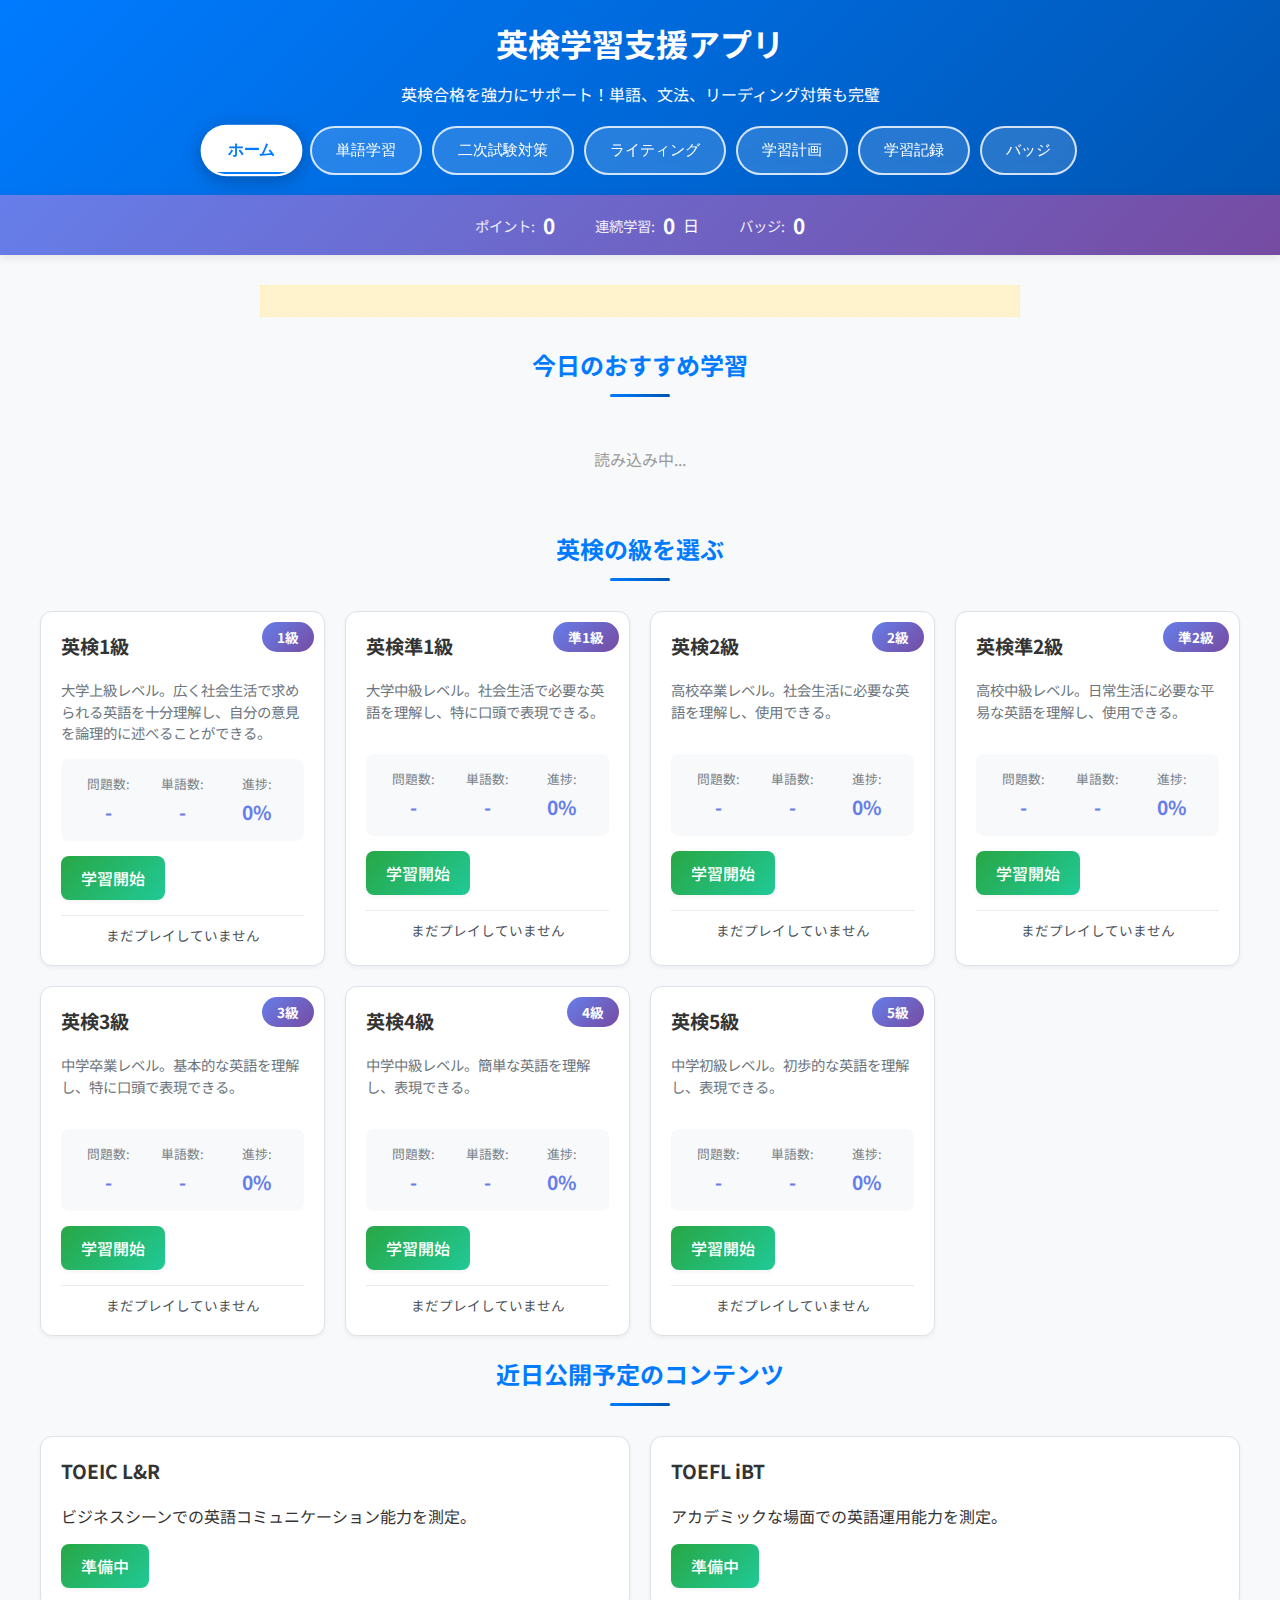
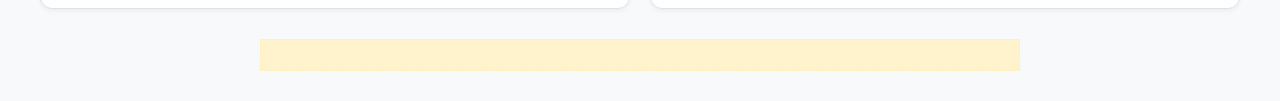
<file: index.html>
<!DOCTYPE html>
<html lang="ja">
<head>
    <meta charset="UTF-8">
    <meta name="viewport" content="width=device-width, initial-scale=1.0">
    <title>【完全無料】英検学習アプリ｜5級〜1級対応｜面接・ライティング・710問以上</title>

    <!-- SEO Meta Tags -->
    <meta name="description" content="完全無料の英検学習アプリ。710問以上の過去問、639語の単語帳、面接練習（音声録音）、ライティング対策、学習計画機能を搭載。英検5級〜1級まで全級対応。会員登録不要で今すぐ始められます。">
    <meta name="keywords" content="英検,英検対策,英語学習,単語学習,過去問,無料,eiken,英検アプリ,英語資格,STEP,英検5級,英検4級,英検3級,英検準2級,英検2級,英検準1級,英検1級,二次試験,面接対策,ライティング,英作文,学習計画">
    <meta name="author" content="英検学習支援アプリ">
    <meta name="robots" content="index, follow">
    <meta name="google-site-verification" content="PklsoUYM3TKjsWje_MSPvcVi9N9Ahb-kXGBS2MPUI64" />
    <link rel="canonical" href="https://eiken-app.netlify.app/">

    <!-- Open Graph / Facebook -->
    <meta property="og:type" content="website">
    <meta property="og:url" content="https://eiken-app.netlify.app/">
    <meta property="og:title" content="【完全無料】英検学習アプリ｜5級〜1級対応｜面接・ライティング・710問以上">
    <meta property="og:description" content="710問以上の過去問、面接練習（音声録音）、ライティング対策、学習計画機能を搭載。英検5級〜1級まで全級対応。">
    <meta property="og:image" content="https://eiken-app.netlify.app/og-image.jpg">
    <meta property="og:site_name" content="英検学習支援アプリ">
    <meta property="og:locale" content="ja_JP">

    <!-- Twitter -->
    <meta property="twitter:card" content="summary_large_image">
    <meta property="twitter:url" content="https://eiken-app.netlify.app/">
    <meta property="twitter:title" content="【完全無料】英検学習アプリ｜5級〜1級対応">
    <meta property="twitter:description" content="710問以上の過去問、面接練習（音声録音）、ライティング対策、学習計画機能を搭載。">
    <meta property="twitter:image" content="https://eiken-app.netlify.app/twitter-image.jpg">

    <!-- Favicon -->
    <link rel="icon" type="image/png" href="favicon.png">
    <link rel="apple-touch-icon" href="/icon-192.svg">
    <link rel="apple-touch-icon" sizes="192x192" href="/icon-192.svg">
    <link rel="apple-touch-icon" sizes="512x512" href="/icon-512.svg">

    <!-- PWA Manifest -->
    <link rel="manifest" href="/manifest.json">
    <meta name="theme-color" content="#007bff">
    <meta name="apple-mobile-web-app-capable" content="yes">
    <meta name="apple-mobile-web-app-status-bar-style" content="black-translucent">
    <meta name="apple-mobile-web-app-title" content="英検アプリ">

    <link rel="stylesheet" href="style.css">

    <!-- Google Analytics -->
    <script async src="https://www.googletagmanager.com/gtag/js?id=GA_MEASUREMENT_ID"></script>
    <script>
        window.dataLayer = window.dataLayer || [];
        function gtag(){dataLayer.push(arguments);}
        gtag('js', new Date());
        gtag('config', 'GA_MEASUREMENT_ID');
    </script>

    <!-- Structured Data (JSON-LD) -->
    <script type="application/ld+json">
    {
        "@context": "https://schema.org",
        "@type": "WebApplication",
        "name": "英検学習支援アプリ",
        "applicationCategory": "EducationalApplication",
        "operatingSystem": "Any",
        "offers": {
            "@type": "Offer",
            "price": "0",
            "priceCurrency": "JPY"
        },
        "description": "無料で使える英検学習支援アプリ。英検5級〜1級の単語学習、過去問演習、二次試験対策、ライティング練習、進捗管理機能を搭載。",
        "featureList": [
            "710問以上の問題演習",
            "639語の語彙データベース",
            "二次試験対策（面接練習・音声録音）",
            "ライティング練習（英作文対策）",
            "学習計画機能",
            "進捗管理とダッシュボード",
            "ゲーミフィケーション（ポイント・バッジ）"
        ],
        "educationalLevel": "中学生、高校生、大学生、社会人",
        "teaches": "英語、英検対策",
        "provider": {
            "@type": "Organization",
            "name": "英検学習支援アプリ"
        }
    }
    </script>

    <script type="application/ld+json">
    {
        "@context": "https://schema.org",
        "@type": "FAQPage",
        "mainEntity": [
            {
                "@type": "Question",
                "name": "英検学習アプリは無料で使えますか？",
                "acceptedAnswer": {
                    "@type": "Answer",
                    "text": "はい、完全無料で全ての機能をご利用いただけます。会員登録も不要です。"
                }
            },
            {
                "@type": "Question",
                "name": "どの級に対応していますか？",
                "acceptedAnswer": {
                    "@type": "Answer",
                    "text": "英検5級から1級まで、全7級に対応しています。各級に適した問題と学習コンテンツを提供しています。"
                }
            },
            {
                "@type": "Question",
                "name": "二次試験の面接対策はできますか？",
                "acceptedAnswer": {
                    "@type": "Answer",
                    "text": "はい、3級以上の面接練習機能を搭載しています。音声録音機能付きで、実際の面接形式に沿った練習ができます。"
                }
            }
        ]
    }
    </script>
</head>
<body>
    <header class="mockup-header">
        <h1>英検学習支援アプリ</h1>
        <p>英検合格を強力にサポート！単語、文法、リーディング対策も完璧</p>
        <nav class="main-nav">
            <button class="nav-btn active" data-view="home">ホーム</button>
            <button class="nav-btn" data-view="vocabulary">単語学習</button>
            <button class="nav-btn" data-view="interview">二次試験対策</button>
            <button class="nav-btn" data-view="writing">ライティング</button>
            <button class="nav-btn" data-view="planner">学習計画</button>
            <button class="nav-btn" data-view="dashboard">学習記録</button>
            <button class="nav-btn" data-view="badges">バッジ</button>
        </nav>
        <div class="user-actions">
            <!-- Login removed for static site -->
        </div>
    </header>

    <!-- Gamification Status Bar -->
    <div id="gamification-bar" class="gamification-bar" style="display: flex;">
        <div class="stat">
            <span class="stat-label">ポイント:</span>
            <span id="user-points" class="stat-value">0</span>
        </div>
        <div class="stat">
            <span class="stat-label">連続学習:</span>
            <span id="user-streak" class="stat-value">0</span>日
        </div>
        <div class="stat">
            <span class="stat-label">バッジ:</span>
            <span id="user-badges-count" class="stat-value">0</span>
        </div>
    </div>

    <!-- Home View -->
    <div id="home-view" class="view-container mockup-container">

        <div class="ad-placeholder">
            <!-- Google AdSense - Top Banner -->
            <script async src="https://pagead2.googlesyndication.com/pagead/js/adsbygoogle.js?client=ca-pub-XXXXXXXXXXXXXXXX"
                    crossorigin="anonymous"></script>
            <ins class="adsbygoogle"
                 style="display:block"
                 data-ad-client="ca-pub-XXXXXXXXXXXXXXXX"
                 data-ad-slot="XXXXXXXXXX"
                 data-ad-format="auto"
                 data-full-width-responsive="true"></ins>
            <script>
                (adsbygoogle = window.adsbygoogle || []).push({});
            </script>
        </div>

        <!-- Today's Recommended Study Section -->
        <section class="mockup-section recommended-section">
            <h2>今日のおすすめ学習</h2>
            <div id="daily-recommendation" class="daily-recommendation">
                <p class="loading-text">読み込み中...</p>
            </div>
        </section>

        <section class="mockup-section">
            <h2>英検の級を選ぶ</h2>
            <div class="certification-grid">
                <div class="certification-card" data-level="英検1級">
                    <div class="level-badge">1級</div>
                    <h3>英検1級</h3>
                    <p class="level-description">大学上級レベル。広く社会生活で求められる英語を十分理解し、自分の意見を論理的に述べることができる。</p>
                    <div class="level-stats">
                        <div class="stat-item">
                            <span class="stat-label">問題数:</span>
                            <span class="stat-value" data-stat="questions">-</span>
                        </div>
                        <div class="stat-item">
                            <span class="stat-label">単語数:</span>
                            <span class="stat-value" data-stat="vocabulary">-</span>
                        </div>
                        <div class="stat-item">
                            <span class="stat-label">進捗:</span>
                            <span class="stat-value" data-stat="progress">0%</span>
                        </div>
                    </div>
                    <a href="#" class="btn">学習開始</a>
                    <div class="last-score"></div>
                </div>
                <div class="certification-card" data-level="英検準1級">
                    <div class="level-badge">準1級</div>
                    <h3>英検準1級</h3>
                    <p class="level-description">大学中級レベル。社会生活で必要な英語を理解し、特に口頭で表現できる。</p>
                    <div class="level-stats">
                        <div class="stat-item">
                            <span class="stat-label">問題数:</span>
                            <span class="stat-value" data-stat="questions">-</span>
                        </div>
                        <div class="stat-item">
                            <span class="stat-label">単語数:</span>
                            <span class="stat-value" data-stat="vocabulary">-</span>
                        </div>
                        <div class="stat-item">
                            <span class="stat-label">進捗:</span>
                            <span class="stat-value" data-stat="progress">0%</span>
                        </div>
                    </div>
                    <a href="#" class="btn">学習開始</a>
                    <div class="last-score"></div>
                </div>
                <div class="certification-card" data-level="英検2級">
                    <div class="level-badge">2級</div>
                    <h3>英検2級</h3>
                    <p class="level-description">高校卒業レベル。社会生活に必要な英語を理解し、使用できる。</p>
                    <div class="level-stats">
                        <div class="stat-item">
                            <span class="stat-label">問題数:</span>
                            <span class="stat-value" data-stat="questions">-</span>
                        </div>
                        <div class="stat-item">
                            <span class="stat-label">単語数:</span>
                            <span class="stat-value" data-stat="vocabulary">-</span>
                        </div>
                        <div class="stat-item">
                            <span class="stat-label">進捗:</span>
                            <span class="stat-value" data-stat="progress">0%</span>
                        </div>
                    </div>
                    <a href="#" class="btn">学習開始</a>
                    <div class="last-score"></div>
                </div>
                <div class="certification-card" data-level="英検準2級">
                    <div class="level-badge">準2級</div>
                    <h3>英検準2級</h3>
                    <p class="level-description">高校中級レベル。日常生活に必要な平易な英語を理解し、使用できる。</p>
                    <div class="level-stats">
                        <div class="stat-item">
                            <span class="stat-label">問題数:</span>
                            <span class="stat-value" data-stat="questions">-</span>
                        </div>
                        <div class="stat-item">
                            <span class="stat-label">単語数:</span>
                            <span class="stat-value" data-stat="vocabulary">-</span>
                        </div>
                        <div class="stat-item">
                            <span class="stat-label">進捗:</span>
                            <span class="stat-value" data-stat="progress">0%</span>
                        </div>
                    </div>
                    <a href="#" class="btn">学習開始</a>
                    <div class="last-score"></div>
                </div>
                <div class="certification-card" data-level="英検3級">
                    <div class="level-badge">3級</div>
                    <h3>英検3級</h3>
                    <p class="level-description">中学卒業レベル。基本的な英語を理解し、特に口頭で表現できる。</p>
                    <div class="level-stats">
                        <div class="stat-item">
                            <span class="stat-label">問題数:</span>
                            <span class="stat-value" data-stat="questions">-</span>
                        </div>
                        <div class="stat-item">
                            <span class="stat-label">単語数:</span>
                            <span class="stat-value" data-stat="vocabulary">-</span>
                        </div>
                        <div class="stat-item">
                            <span class="stat-label">進捗:</span>
                            <span class="stat-value" data-stat="progress">0%</span>
                        </div>
                    </div>
                    <a href="#" class="btn">学習開始</a>
                    <div class="last-score"></div>
                </div>
                <div class="certification-card" data-level="英検4級">
                    <div class="level-badge">4級</div>
                    <h3>英検4級</h3>
                    <p class="level-description">中学中級レベル。簡単な英語を理解し、表現できる。</p>
                    <div class="level-stats">
                        <div class="stat-item">
                            <span class="stat-label">問題数:</span>
                            <span class="stat-value" data-stat="questions">-</span>
                        </div>
                        <div class="stat-item">
                            <span class="stat-label">単語数:</span>
                            <span class="stat-value" data-stat="vocabulary">-</span>
                        </div>
                        <div class="stat-item">
                            <span class="stat-label">進捗:</span>
                            <span class="stat-value" data-stat="progress">0%</span>
                        </div>
                    </div>
                    <a href="#" class="btn">学習開始</a>
                    <div class="last-score"></div>
                </div>
                <div class="certification-card" data-level="英検5級">
                    <div class="level-badge">5級</div>
                    <h3>英検5級</h3>
                    <p class="level-description">中学初級レベル。初歩的な英語を理解し、表現できる。</p>
                    <div class="level-stats">
                        <div class="stat-item">
                            <span class="stat-label">問題数:</span>
                            <span class="stat-value" data-stat="questions">-</span>
                        </div>
                        <div class="stat-item">
                            <span class="stat-label">単語数:</span>
                            <span class="stat-value" data-stat="vocabulary">-</span>
                        </div>
                        <div class="stat-item">
                            <span class="stat-label">進捗:</span>
                            <span class="stat-value" data-stat="progress">0%</span>
                        </div>
                    </div>
                    <a href="#" class="btn">学習開始</a>
                    <div class="last-score"></div>
                </div>
            </div>
        </section>

        <section class="mockup-section">
            <h2>近日公開予定のコンテンツ</h2>
            <div class="certification-grid">
                <div class="certification-card">
                    <h3>TOEIC L&R</h3>
                    <p>ビジネスシーンでの英語コミュニケーション能力を測定。</p>
                    <a href="#" class="btn coming-soon">準備中</a>
                </div>
                <div class="certification-card">
                    <h3>TOEFL iBT</h3>
                    <p>アカデミックな場面での英語運用能力を測定。</p>
                    <a href="#" class="btn coming-soon">準備中</a>
                </div>
            </div>
        </section>

        <div class="ad-placeholder">
            <!-- Google AdSense - Bottom Banner -->
            <script async src="https://pagead2.googlesyndication.com/pagead/js/adsbygoogle.js?client=ca-pub-XXXXXXXXXXXXXXXX"
                    crossorigin="anonymous"></script>
            <ins class="adsbygoogle"
                 style="display:block"
                 data-ad-client="ca-pub-XXXXXXXXXXXXXXXX"
                 data-ad-slot="XXXXXXXXXX"
                 data-ad-format="auto"
                 data-full-width-responsive="true"></ins>
            <script>
                (adsbygoogle = window.adsbygoogle || []).push({});
            </script>
        </div>
    </div>

    <!-- Vocabulary Learning View -->
    <div id="vocabulary-view" class="view-container" style="display: none;">
        <section class="vocabulary-section">
            <h2>単語学習</h2>
            <div class="level-selector">
                <label for="vocab-level">級を選択:</label>
                <select id="vocab-level" class="level-select">
                    <option value="英検5級">英検5級</option>
                    <option value="英検4級">英検4級</option>
                    <option value="英検3級">英検3級</option>
                    <option value="英検準2級">英検準2級</option>
                    <option value="英検2級">英検2級</option>
                    <option value="英検準1級">英検準1級</option>
                    <option value="英検1級">英検1級</option>
                </select>
                <button id="start-vocab-btn" class="btn btn-primary">学習開始</button>
            </div>
            <div class="vocab-mode-selector" style="display: none;">
                <h3>学習モードを選択:</h3>
                <button class="mode-btn" data-mode="flashcard">フラッシュカード</button>
                <button class="mode-btn" data-mode="quiz">クイズ</button>
                <button class="mode-btn" data-mode="typing">タイピング</button>
            </div>
            <div id="vocabulary-container"></div>
        </section>
    </div>

    <!-- Dashboard View -->
    <div id="dashboard-view" class="view-container" style="display: none;">
        <section class="dashboard-section">
            <h2>学習記録ダッシュボード</h2>

            <!-- Data Export/Import Controls -->
            <div class="data-controls">
                <button id="export-btn" class="btn btn-primary" onclick="window.dashboardModule?.exportProgress()">
                    📥 データをエクスポート
                </button>
                <label for="import-file" class="btn btn-secondary">
                    📤 データをインポート
                </label>
                <input type="file" id="import-file" accept=".json" style="display: none;"
                       onchange="window.dashboardModule?.importProgress(event)">
            </div>

            <div id="dashboard-stats" class="dashboard-stats">
                <div class="stat-card">
                    <h3>総学習回数</h3>
                    <p id="total-study-time" class="big-stat">0回</p>
                </div>
                <div class="stat-card">
                    <h3>問題正答率</h3>
                    <p id="accuracy-rate" class="big-stat">0%</p>
                </div>
                <div class="stat-card">
                    <h3>今週の学習</h3>
                    <p id="weekly-study" class="big-stat">0回</p>
                </div>
                <div class="stat-card">
                    <h3>連続学習</h3>
                    <p id="study-streak" class="big-stat">0日</p>
                </div>
                <div class="stat-card">
                    <h3>習得単語数</h3>
                    <p id="vocab-learned" class="big-stat">0語</p>
                </div>
            </div>

            <div id="level-progress-container" class="level-progress-section">
                <!-- Level-specific progress will be injected here -->
            </div>

            <div class="progress-chart">
                <h3>学習進捗グラフ</h3>
                <canvas id="progress-canvas" width="600" height="300"></canvas>
            </div>
            <div class="weak-points">
                <h3>苦手分野（復習推奨）</h3>
                <ul id="weak-points-list"></ul>
            </div>
        </section>
    </div>

    <!-- Badges View -->
    <div id="badges-view" class="view-container" style="display: none;">
        <section class="badges-section">
            <h2>獲得バッジ</h2>
            <div id="badges-container" class="badges-grid"></div>
        </section>
    </div>

    <!-- Interview Practice View -->
    <div id="interview-view" class="view-container" style="display: none;">
        <section class="interview-section">
            <h2>二次試験対策（面接練習）</h2>
            <p class="section-description">3級以上の二次試験（面接）の練習ができます。音声録音機能で自分の回答を確認できます。</p>

            <div class="interview-level-select">
                <h3>級を選択</h3>
                <div class="level-buttons">
                    <button class="level-btn" data-level="英検3級">3級</button>
                    <button class="level-btn" data-level="英検準2級">準2級</button>
                    <button class="level-btn" data-level="英検2級">2級</button>
                    <button class="level-btn" data-level="英検準1級">準1級</button>
                    <button class="level-btn" data-level="英検1級">1級</button>
                </div>
            </div>

            <div id="interview-content" style="display: none;">
                <div class="interview-flow">
                    <h3>面接の流れ</h3>
                    <div id="interview-steps" class="interview-steps"></div>
                </div>

                <div class="interview-practice">
                    <h3>模擬面接</h3>
                    <div id="interview-question-card" class="interview-card">
                        <p class="interview-instruction">問題カードを受け取り、20秒間黙読してください。</p>
                        <div id="interview-passage" class="interview-passage"></div>
                        <div id="interview-image" class="interview-image"></div>
                    </div>

                    <div class="interview-questions">
                        <div id="current-interview-question" class="current-question"></div>
                        <div class="recording-controls">
                            <button id="start-recording-btn" class="btn btn-primary">🎤 録音開始</button>
                            <button id="stop-recording-btn" class="btn btn-danger" style="display: none;">⏹️ 録音停止</button>
                            <button id="play-recording-btn" class="btn btn-secondary" style="display: none;">▶️ 再生</button>
                            <button id="next-interview-question-btn" class="btn">次の質問へ →</button>
                        </div>
                        <div id="recording-status" class="recording-status"></div>
                        <audio id="recorded-audio" controls style="display: none; width: 100%; margin-top: 10px;"></audio>
                    </div>

                    <div class="interview-tips">
                        <h4>💡 面接のコツ</h4>
                        <ul>
                            <li>10秒以上の沈黙は避けましょう</li>
                            <li>聞き返しは2回までにしましょう</li>
                            <li>"I don't know" と言わないようにしましょう</li>
                            <li>はっきりと自信を持って話しましょう</li>
                            <li>アイコンタクトを忘れずに</li>
                        </ul>
                    </div>
                </div>
            </div>
        </section>
    </div>

    <!-- Writing Practice View -->
    <div id="writing-view" class="view-container" style="display: none;">
        <section class="writing-section">
            <h2>ライティング練習</h2>
            <p class="section-description">2級以上で出題される英作文の練習ができます。</p>

            <div class="writing-level-select">
                <h3>級を選択</h3>
                <div class="level-buttons">
                    <button class="level-btn" data-level="英検2級">2級</button>
                    <button class="level-btn" data-level="英検準1級">準1級</button>
                    <button class="level-btn" data-level="英検1級">1級</button>
                </div>
            </div>

            <div id="writing-content" style="display: none;">
                <div class="writing-prompt">
                    <h3>課題</h3>
                    <div id="writing-topic" class="writing-topic"></div>
                    <div id="writing-requirements" class="writing-requirements"></div>
                </div>

                <div class="writing-area">
                    <h3>あなたの回答</h3>
                    <textarea id="writing-textarea" class="writing-textarea" placeholder="ここに英作文を書いてください..."></textarea>
                    <div class="writing-stats">
                        <span>文字数: <span id="char-count">0</span></span>
                        <span>単語数: <span id="word-count">0</span></span>
                    </div>
                    <button id="save-writing-btn" class="btn btn-primary">💾 保存する</button>
                    <button id="clear-writing-btn" class="btn btn-secondary">🗑️ クリア</button>
                </div>

                <div class="writing-samples">
                    <h3>模範解答例</h3>
                    <div id="sample-answer" class="sample-answer"></div>
                </div>

                <div class="writing-tips">
                    <h4>💡 ライティングのコツ</h4>
                    <ul>
                        <li>序論・本論・結論の構成を意識しましょう</li>
                        <li>具体例を挙げて説明しましょう</li>
                        <li>接続詞を使って論理的に書きましょう</li>
                        <li>スペルや文法に注意しましょう</li>
                        <li>指定された語数を守りましょう</li>
                    </ul>
                </div>
            </div>
        </section>
    </div>

    <!-- Study Planner View -->
    <div id="planner-view" class="view-container" style="display: none;">
        <section class="planner-section">
            <h2>学習計画</h2>
            <p class="section-description">試験日までの学習スケジュールを立てて、効率的に準備しましょう。</p>

            <div class="planner-setup">
                <h3>目標設定</h3>
                <div class="goal-settings">
                    <div class="form-group">
                        <label for="target-level">目標級：</label>
                        <select id="target-level" class="form-control">
                            <option value="">選択してください</option>
                            <option value="英検5級">5級</option>
                            <option value="英検4級">4級</option>
                            <option value="英検3級">3級</option>
                            <option value="英検準2級">準2級</option>
                            <option value="英検2級">2級</option>
                            <option value="英検準1級">準1級</option>
                            <option value="英検1級">1級</option>
                        </select>
                    </div>
                    <div class="form-group">
                        <label for="exam-date">試験日：</label>
                        <input type="date" id="exam-date" class="form-control">
                    </div>
                    <div class="form-group">
                        <label for="daily-study-time">1日の学習時間（分）：</label>
                        <input type="number" id="daily-study-time" class="form-control" value="30" min="10" max="300">
                    </div>
                    <button id="create-plan-btn" class="btn btn-primary">📅 学習計画を作成</button>
                </div>
            </div>

            <div id="study-plan" style="display: none;">
                <h3>あなたの学習計画</h3>
                <div id="plan-summary" class="plan-summary"></div>
                <div id="weekly-plan" class="weekly-plan"></div>
                <div id="study-checklist" class="study-checklist"></div>
            </div>

            <div class="planner-tips">
                <h4>💡 効果的な学習計画のコツ</h4>
                <ul>
                    <li>毎日少しずつ学習する習慣をつけましょう</li>
                    <li>弱点分野を重点的に学習しましょう</li>
                    <li>試験1ヶ月前からは過去問中心に</li>
                    <li>リスニングは毎日続けることが重要</li>
                    <li>定期的に模擬試験で実力チェック</li>
                </ul>
            </div>
        </section>
    </div>

    <div id="loading-spinner" class="loading-spinner" style="display: none;">
        <div class="spinner"></div>
        <p>準備中...</p>
    </div>

    <!-- Load all JavaScript modules -->
    <script src="js/app.js"></script>
    <script src="js/quiz.js"></script>
    <script src="js/vocabulary.js"></script>
    <script src="js/interview.js"></script>
    <script src="js/writing.js"></script>
    <script src="js/planner.js"></script>
    <script src="js/dashboard.js"></script>
    <script src="js/badges.js"></script>
    <script src="js/spaced-repetition.js"></script>

    <!-- Register Service Worker for PWA -->
    <script>
        if ('serviceWorker' in navigator) {
            window.addEventListener('load', () => {
                navigator.serviceWorker.register('/sw.js')
                    .then(registration => {
                        console.log('Service Worker registered successfully:', registration.scope);
                    })
                    .catch(error => {
                        console.log('Service Worker registration failed:', error);
                    });
            });
        }
    </script>
</body>
</html>
</file>
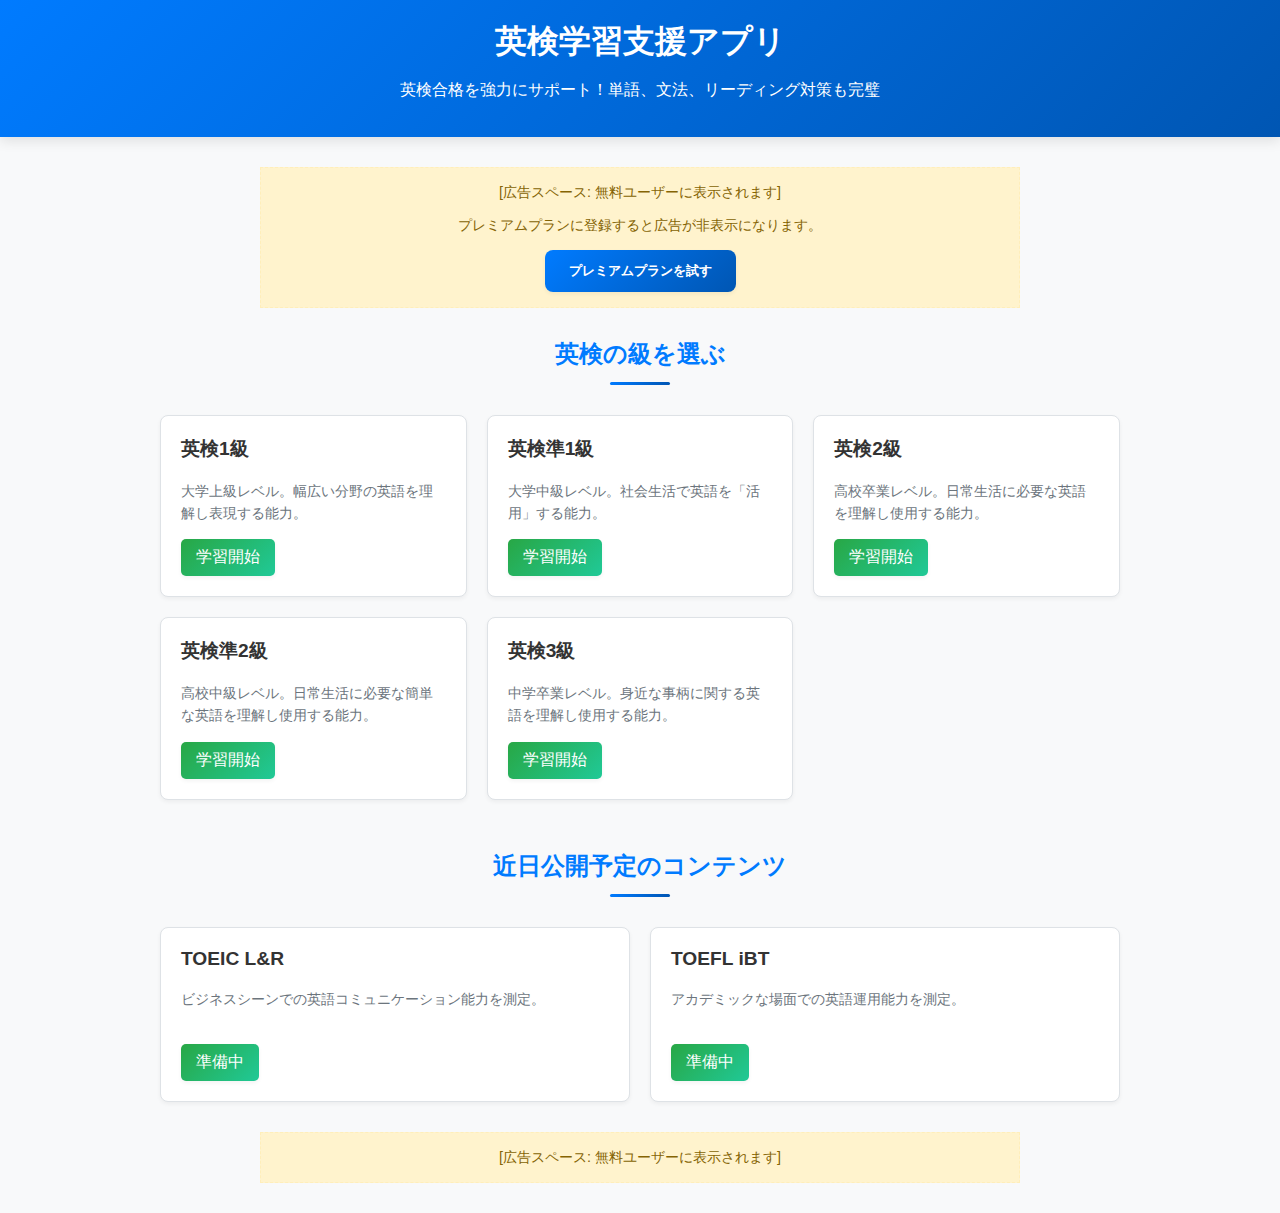
<file: eiken-app-mockup.html>
<!DOCTYPE html>
<html lang="ja">
<head>
    <meta charset="UTF-8">
    <meta name="viewport" content="width=device-width, initial-scale=1.0">
    <title>英検学習支援アプリ (モックアップ)</title>
    <link rel="stylesheet" href="style.css"> <!-- 既存のCSSを活用 -->
    <style>
        /* モックアップ用の簡易スタイル */
        body {
            font-family: 'Noto Sans JP', sans-serif;
            margin: 0;
            background-color: #f8f9fa;
            color: #333;
        }
        .mockup-header {
            background-color: #007bff;
            color: white;
            padding: 20px;
            text-align: center;
        }
        .mockup-header h1 {
            margin: 0;
            font-size: 2em;
        }
        .mockup-container {
            max-width: 960px;
            margin: 30px auto;
            padding: 0 15px;
        }
        .mockup-section h2 {
            text-align: center;
            margin-bottom: 30px;
            color: #007bff;
        }
        .certification-grid {
            display: grid;
            grid-template-columns: repeat(auto-fit, minmax(280px, 1fr));
            gap: 20px;
        }
        .certification-card {
            background-color: white;
            border: 1px solid #dee2e6;
            border-radius: 8px;
            padding: 20px;
            box-shadow: 0 2px 4px rgba(0,0,0,0.05);
            transition: transform 0.2s, box-shadow 0.2s;
        }
        .certification-card:hover {
            transform: translateY(-5px);
            box-shadow: 0 4px 8px rgba(0,0,0,0.1);
        }
        .certification-card h3 {
            font-size: 1.2em;
            margin-top: 0;
            color: #333;
        }
        .certification-card p {
            font-size: 0.9em;
            color: #6c757d;
            line-height: 1.5;
            min-height: 40px; /* 高さの統一 */
        }
        .certification-card .btn {
            display: block;
            width: fit-content;
            margin-top: 15px;
            padding: 8px 15px;
            background-color: #28a745; /* Green for start learning */
            color: white;
            border-radius: 5px;
            text-decoration: none;
            text-align: center;
            transition: background-color 0.2s;
        }
        .certification-card .btn:hover {
            background-color: #218838;
        }

        /* 広告プレースホルダー */
        .ad-placeholder {
            background-color: #fff3cd; /* Light yellow background */
            border: 1px dashed #ffeeba;
            padding: 15px;
            text-align: center;
            margin: 30px auto;
            max-width: 728px; /* Typical banner ad width */
            color: #856404;
            font-size: 0.9em;
        }
    </style>
</head>
<body>
    <header class="mockup-header">
        <h1>英検学習支援アプリ</h1>
        <p>英検合格を強力にサポート！単語、文法、リーディング対策も完璧</p>
    </header>

    <div class="mockup-container">
        <div class="ad-placeholder">
            [広告スペース: 無料ユーザーに表示されます]
            <p>プレミアムプランに登録すると広告が非表示になります。</p>
            <button class="btn btn-primary" onclick="alert('プレミアムプラン登録ページへ遷移');">プレミアムプランを試す</button>
        </div>

        <section class="mockup-section">
            <h2>英検の級を選ぶ</h2>
            <div class="certification-grid">
                <div class="certification-card">
                    <h3>英検1級</h3>
                    <p>大学上級レベル。幅広い分野の英語を理解し表現する能力。</p>
                    <a href="#" class="btn">学習開始</a>
                </div>
                <div class="certification-card">
                    <h3>英検準1級</h3>
                    <p>大学中級レベル。社会生活で英語を「活用」する能力。</p>
                    <a href="#" class="btn">学習開始</a>
                </div>
                <div class="certification-card">
                    <h3>英検2級</h3>
                    <p>高校卒業レベル。日常生活に必要な英語を理解し使用する能力。</p>
                    <a href="#" class="btn">学習開始</a>
                </div>
                <div class="certification-card">
                    <h3>英検準2級</h3>
                    <p>高校中級レベル。日常生活に必要な簡単な英語を理解し使用する能力。</p>
                    <a href="#" class="btn">学習開始</a>
                </div>
                <div class="certification-card">
                    <h3>英検3級</h3>
                    <p>中学卒業レベル。身近な事柄に関する英語を理解し使用する能力。</p>
                    <a href="#" class="btn">学習開始</a>
                </div>
                <!-- 級カードはさらに追加可能 -->
            </div>
        </section>

        <section class="mockup-section" style="margin-top: 50px;">
            <h2>近日公開予定のコンテンツ</h2>
            <div class="certification-grid">
                <div class="certification-card">
                    <h3>TOEIC L&R</h3>
                    <p>ビジネスシーンでの英語コミュニケーション能力を測定。</p>
                    <a href="#" class="btn" style="background-color: #6c757d;">準備中</a>
                </div>
                <div class="certification-card">
                    <h3>TOEFL iBT</h3>
                    <p>アカデミックな場面での英語運用能力を測定。</p>
                    <a href="#" class="btn" style="background-color: #6c757d;">準備中</a>
                </div>
            </div>
        </section>

        <div class="ad-placeholder">
            [広告スペース: 無料ユーザーに表示されます]
        </div>
    </div>
</body>
</html>
</file>
<file: style.css>
@import url('https://fonts.googleapis.com/css2?family=Noto+Sans+JP:wght@400;500;700&display=swap');

/* Root variables for animations */
:root {
    --transition-fast: 0.15s ease-in-out;
    --transition-normal: 0.3s ease-in-out;
    --transition-slow: 0.5s ease-in-out;
    --shadow-sm: 0 2px 4px rgba(0,0,0,0.05);
    --shadow-md: 0 4px 12px rgba(0,0,0,0.1);
    --shadow-lg: 0 8px 24px rgba(0,0,0,0.15);
}

/* Smooth scrolling */
html {
    scroll-behavior: smooth;
}

body {
    font-family: 'Noto Sans JP', sans-serif;
    margin: 0;
    background-color: #f8f9fa;
    color: #333;
    animation: fadeIn var(--transition-slow);
}

/* Keyframe animations */
@keyframes fadeIn {
    from {
        opacity: 0;
    }
    to {
        opacity: 1;
    }
}

@keyframes slideInUp {
    from {
        transform: translateY(30px);
        opacity: 0;
    }
    to {
        transform: translateY(0);
        opacity: 1;
    }
}

@keyframes slideInDown {
    from {
        transform: translateY(-30px);
        opacity: 0;
    }
    to {
        transform: translateY(0);
        opacity: 1;
    }
}

@keyframes scaleIn {
    from {
        transform: scale(0.9);
        opacity: 0;
    }
    to {
        transform: scale(1);
        opacity: 1;
    }
}

@keyframes pulse {
    0%, 100% {
        transform: scale(1);
    }
    50% {
        transform: scale(1.05);
    }
}

@keyframes shake {
    0%, 100% { transform: translateX(0); }
    25% { transform: translateX(-5px); }
    75% { transform: translateX(5px); }
}

.mockup-header {
    background: linear-gradient(135deg, #007bff 0%, #0056b3 100%);
    color: white;
    padding: 20px;
    text-align: center;
    animation: slideInDown var(--transition-normal);
    box-shadow: var(--shadow-md);
}

.mockup-header h1 {
    margin: 0;
    font-size: 2em;
    animation: fadeIn var(--transition-slow) 0.2s;
}

.mockup-container {
    max-width: 960px;
    margin: 30px auto;
    padding: 0 15px;
}

.mockup-section {
    animation: fadeIn var(--transition-normal);
}

.mockup-section h2 {
    text-align: center;
    margin-bottom: 30px;
    color: #007bff;
    animation: slideInDown var(--transition-normal);
    position: relative;
    padding-bottom: 15px;
}

.mockup-section h2::after {
    content: '';
    position: absolute;
    bottom: 0;
    left: 50%;
    transform: translateX(-50%);
    width: 60px;
    height: 3px;
    background: linear-gradient(90deg, #007bff, #0056b3);
    border-radius: 2px;
}

.certification-grid {
    display: grid;
    grid-template-columns: repeat(auto-fit, minmax(280px, 1fr));
    gap: 20px;
}

.certification-card {
    position: relative;
    background-color: white;
    border: 1px solid #dee2e6;
    border-radius: 12px;
    padding: 20px;
    box-shadow: var(--shadow-sm);
    transition: all var(--transition-normal);
    animation: slideInUp var(--transition-normal);
    cursor: pointer;
}

.certification-card:hover {
    transform: translateY(-8px) scale(1.02);
    box-shadow: var(--shadow-lg);
    border-color: #007bff;
}

.certification-card h3 {
    font-size: 1.2em;
    margin-top: 0;
    color: #333;
}

.certification-card .level-description {
    font-size: 0.9em;
    color: #6c757d;
    line-height: 1.5;
    min-height: 60px;
    margin-bottom: 15px;
}

.certification-card .btn {
    display: block;
    width: fit-content;
    margin-top: 15px;
    padding: 10px 20px;
    background: linear-gradient(135deg, #28a745 0%, #20c997 100%);
    color: white;
    border-radius: 8px;
    text-decoration: none;
    text-align: center;
    border: none;
    cursor: pointer;
    transition: all var(--transition-normal);
    box-shadow: var(--shadow-sm);
    font-weight: 500;
    position: relative;
    overflow: hidden;
}

.certification-card .btn::before {
    content: '';
    position: absolute;
    top: 50%;
    left: 50%;
    width: 0;
    height: 0;
    border-radius: 50%;
    background: rgba(255, 255, 255, 0.3);
    transform: translate(-50%, -50%);
    transition: width 0.6s, height 0.6s;
}

.certification-card .btn:hover::before {
    width: 300px;
    height: 300px;
}

.certification-card .btn:hover {
    transform: translateY(-2px);
    box-shadow: var(--shadow-md);
}

.certification-card .btn:active {
    transform: translateY(0);
    box-shadow: var(--shadow-sm);
}

/* 広告プレースホルダー */
.ad-placeholder {
    background-color: #fff3cd; /* Light yellow background */
    border: 1px dashed #ffeeba;
    padding: 15px;
    text-align: center;
    margin: 30px auto;
    max-width: 728px; /* Typical banner ad width */
    color: #856404;
    font-size: 0.9em;
}

.btn-primary {
    background-color: #007bff;
    color: #fff;
    border: 1px solid #007bff;
}

.coming-soon {
    background-color: #6c757d;
}

.quiz-container {
    background-color: white;
    border: 1px solid #dee2e6;
    border-radius: 8px;
    padding: 20px;
    box-shadow: 0 2px 4px rgba(0,0,0,0.05);
}

.choices {
    display: grid;
    grid-template-columns: 1fr;
    gap: 10px;
    margin-top: 20px;
}

.choice-btn {
    padding: 15px;
    border: 1px solid #dee2e6;
    border-radius: 5px;
    background-color: #f8f9fa;
    cursor: pointer;
    text-align: left;
    font-size: 1em;
}

.choice-btn:hover {
    background-color: #e9ecef;
}

#next-btn {
    margin-top: 20px;
}

#back-btn {
    margin-top: 20px;
}

.correct {
    background-color: #d4edda;
    border-color: #c3e6cb;
    color: #155724;
}

.incorrect {
    background-color: #f8d7da;
    border-color: #f5c6cb;
    color: #721c24;
}

.disabled {
    pointer-events: none;
    opacity: 0.7;
}

#timer {
    font-size: 1.2em;
    font-weight: 500;
    text-align: right;
    margin-bottom: 10px;
    color: #007bff;
}

.fill-in-the-blank {
    display: flex;
    gap: 10px;
    margin-top: 20px;
}

.fill-in-the-blank input {
    flex-grow: 1;
    padding: 10px;
    border: 1px solid #dee2e6;
    border-radius: 5px;
    font-size: 1em;
}

.fill-in-the-blank .btn {
    width: auto;
    margin-top: 0;
    padding: 10px 20px;
}

.loading-spinner {
    display: flex;
    flex-direction: column;
    align-items: center;
    justify-content: center;
    min-height: 200px;
    margin-top: 50px;
    animation: fadeIn var(--transition-normal);
}

.loading-spinner p {
    animation: pulse 1.5s ease-in-out infinite;
    color: #007bff;
    font-weight: 500;
}

.spinner {
    border: 6px solid rgba(0, 123, 255, 0.1);
    border-top: 6px solid #007bff;
    border-right: 6px solid #0056b3;
    border-radius: 50%;
    width: 60px;
    height: 60px;
    animation: spin 1s cubic-bezier(0.68, -0.55, 0.265, 1.55) infinite;
    margin-bottom: 20px;
    box-shadow: 0 4px 12px rgba(0, 123, 255, 0.2);
}

@keyframes spin {
    0% {
        transform: rotate(0deg);
    }
    100% {
        transform: rotate(360deg);
    }
}

.last-score {
    margin-top: 15px;
    font-size: 0.85em;
    color: #495057;
    text-align: center;
    border-top: 1px solid #e9ecef;
    padding-top: 10px;
}

.last-score p {
    margin: 0;
    line-height: 1.4;
}

.last-score small {
    color: #6c757d;
}

/* Responsive adjustments */
@media (max-width: 768px) {
    .mockup-container {
        margin: 15px auto;
        padding: 0 10px;
    }

    .mockup-header h1 {
        font-size: 1.5em;
    }

    .mockup-header p {
        font-size: 0.9em;
    }

    .mockup-section h2 {
        font-size: 1.5em;
        margin-bottom: 20px;
    }

    .certification-grid {
        grid-template-columns: 1fr; /* Single column on small screens */
        gap: 15px;
    }

    .certification-card {
        padding: 15px;
    }

    .certification-card h3 {
        font-size: 1.1em;
    }

    .certification-card p {
        font-size: 0.8em;
    }

    .certification-card .btn {
        padding: 6px 12px;
        font-size: 0.9em;
    }

    .ad-placeholder {
        margin: 20px auto;
        padding: 10px;
        font-size: 0.8em;
    }

    .quiz-container {
        padding: 15px;
    }

    .quiz-container h2 {
        font-size: 1.3em;
    }

    .quiz-container p {
        font-size: 0.9em;
    }

    .choice-btn {
        padding: 12px;
        font-size: 0.9em;
    }

    .fill-in-the-blank {
        flex-direction: column;
        gap: 10px;
    }

    .fill-in-the-blank input {
        padding: 8px;
        font-size: 0.9em;
    }

    .fill-in-the-blank .btn {
        padding: 8px 15px;
        font-size: 0.9em;
        width: 100%;
    }
}

@media (max-width: 480px) {
    .mockup-header {
        padding: 15px;
    }

    .mockup-header h1 {
        font-size: 1.3em;
    }

    .mockup-section h2 {
        font-size: 1.3em;
    }
}

/* User Actions */
.user-actions {
    position: absolute;
    top: 20px;
    right: 20px;
}

.user-actions .btn {
    margin-left: 10px;
    background-color: #f8f9fa;
    color: #007bff;
    border: 1px solid #007bff;
}

.user-actions .btn:hover {
    background-color: #007bff;
    color: #fff;
}

/* Modal Styles */
.modal {
    position: fixed;
    z-index: 1001;
    left: 0;
    top: 0;
    width: 100%;
    height: 100%;
    overflow: auto;
    background-color: rgba(0, 0, 0, 0);
    animation: fadeInBackground var(--transition-normal) forwards;
    backdrop-filter: blur(0);
    transition: backdrop-filter var(--transition-normal);
}

.modal.show {
    backdrop-filter: blur(3px);
}

@keyframes fadeInBackground {
    to {
        background-color: rgba(0, 0, 0, 0.5);
    }
}

.modal-content {
    background-color: #fefefe;
    margin: 15% auto;
    padding: 30px;
    border: none;
    width: 80%;
    max-width: 400px;
    border-radius: 16px;
    position: relative;
    box-shadow: var(--shadow-lg);
    animation: scaleIn var(--transition-normal);
    transform-origin: center;
}

.close-btn {
    color: #aaa;
    float: right;
    font-size: 28px;
    font-weight: bold;
    cursor: pointer;
}

.close-btn:hover,
.close-btn:focus {
    color: black;
    text-decoration: none;
    cursor: pointer;
}

.modal h2 {
    margin-top: 0;
    margin-bottom: 20px;
    text-align: center;
}

.modal form {
    display: flex;
    flex-direction: column;
    gap: 15px;
}

.modal input {
    padding: 10px;
    border: 1px solid #ccc;
    border-radius: 5px;
    font-size: 1em;
}

.modal .btn {
    width: 100%;
    padding: 12px;
}

/* Animations */
.fade-in {
    animation: fadeIn 0.5s ease-in-out forwards;
}

.fade-out {
    animation: fadeOut 0.5s ease-in-out forwards;
}

@keyframes fadeIn {
    from { opacity: 0; transform: translateY(20px); }
    to { opacity: 1; transform: translateY(0); }
}

@keyframes fadeOut {
    from { opacity: 1; transform: translateY(0); }
    to { opacity: 0; transform: translateY(-20px); }
}

/* Navigation Styles */
.main-nav {
    display: flex;
    justify-content: center;
    gap: 10px;
    margin-top: 20px;
    flex-wrap: wrap;
    animation: slideInDown var(--transition-normal) 0.1s;
}

.nav-btn {
    padding: 12px 24px;
    background-color: rgba(255,255,255,0.15);
    color: white;
    border: 2px solid rgba(255,255,255,0.8);
    border-radius: 25px;
    cursor: pointer;
    transition: all var(--transition-normal);
    font-size: 0.95em;
    font-weight: 500;
    position: relative;
    overflow: hidden;
    backdrop-filter: blur(5px);
}

.nav-btn::after {
    content: '';
    position: absolute;
    bottom: 0;
    left: 50%;
    width: 0;
    height: 2px;
    background: white;
    transform: translateX(-50%);
    transition: width var(--transition-normal);
}

.nav-btn:hover::after {
    width: 80%;
}

.nav-btn:hover {
    background-color: rgba(255,255,255,0.95);
    color: #007bff;
    transform: translateY(-2px);
    box-shadow: 0 4px 12px rgba(0, 0, 0, 0.2);
    border-color: white;
}

.nav-btn.active {
    background-color: white;
    color: #007bff;
    font-weight: 600;
    box-shadow: 0 4px 16px rgba(0, 0, 0, 0.25);
    transform: scale(1.05);
}

.nav-btn.active::after {
    width: 80%;
    background: #007bff;
}

/* Gamification Bar */
.gamification-bar {
    background: linear-gradient(135deg, #667eea 0%, #764ba2 100%);
    color: white;
    padding: 15px 20px;
    display: flex;
    justify-content: center;
    gap: 40px;
    box-shadow: 0 2px 10px rgba(0,0,0,0.1);
}

.gamification-bar .stat {
    display: flex;
    align-items: center;
    gap: 8px;
}

.gamification-bar .stat-label {
    font-size: 0.9em;
    opacity: 0.9;
}

.gamification-bar .stat-value {
    font-size: 1.3em;
    font-weight: bold;
}

/* View Container */
.view-container {
    max-width: 1200px;
    margin: 30px auto;
    padding: 0 20px;
}

/* Vocabulary Styles */
.vocabulary-section {
    background: white;
    padding: 30px;
    border-radius: 10px;
    box-shadow: 0 2px 10px rgba(0,0,0,0.05);
}

.level-selector {
    display: flex;
    gap: 15px;
    align-items: center;
    margin-bottom: 20px;
    flex-wrap: wrap;
}

.level-select {
    padding: 10px;
    border: 1px solid #ddd;
    border-radius: 5px;
    font-size: 1em;
}

.vocab-mode-selector {
    display: flex;
    gap: 15px;
    margin: 20px 0;
    justify-content: center;
}

.mode-btn {
    padding: 15px 30px;
    background: linear-gradient(135deg, #667eea 0%, #764ba2 100%);
    color: white;
    border: none;
    border-radius: 8px;
    cursor: pointer;
    font-size: 1em;
    transition: transform 0.2s;
}

.mode-btn:hover {
    transform: translateY(-3px);
    box-shadow: 0 5px 15px rgba(102,126,234,0.4);
}

/* Flashcard Styles */
.flashcard-container {
    max-width: 600px;
    margin: 0 auto;
}

.flashcard-progress {
    text-align: center;
    margin-bottom: 20px;
    font-size: 1.1em;
    color: #666;
}

.flashcard {
    background: white;
    border-radius: 15px;
    box-shadow: 0 10px 30px rgba(0,0,0,0.1);
    padding: 60px 40px;
    min-height: 300px;
    display: flex;
    flex-direction: column;
    justify-content: center;
    align-items: center;
    text-align: center;
}

.flashcard h2 {
    font-size: 2.5em;
    margin: 0 0 10px 0;
    color: #333;
}

.pronunciation {
    color: #999;
    font-size: 1.1em;
    margin-bottom: 20px;
}

.audio-btn {
    background: #4CAF50;
    border: none;
    padding: 10px 20px;
    border-radius: 25px;
    cursor: pointer;
    font-size: 1.5em;
    transition: transform 0.2s;
}

.audio-btn:hover {
    transform: scale(1.1);
}

.part-of-speech {
    color: #667eea;
    font-style: italic;
    margin-bottom: 20px;
}

.example {
    margin-top: 30px;
}

.example-en {
    font-size: 1.1em;
    color: #333;
    margin-bottom: 10px;
}

.example-jp {
    color: #666;
}

.flashcard-controls {
    display: flex;
    gap: 15px;
    justify-content: center;
    margin-top: 30px;
}

.btn-success {
    background-color: #28a745;
}

.btn-success:hover {
    background-color: #218838;
}

/* Quiz Styles (vocabulary quiz) */
.quiz-progress {
    display: flex;
    justify-content: space-between;
    margin-bottom: 20px;
    font-size: 1.1em;
}

.quiz-question {
    text-align: center;
    margin-bottom: 30px;
}

.quiz-choices {
    display: grid;
    grid-template-columns: repeat(auto-fit, minmax(200px, 1fr));
    gap: 15px;
}

.quiz-choice-btn {
    padding: 20px;
    background: white;
    border: 2px solid #ddd;
    border-radius: 10px;
    cursor: pointer;
    transition: all 0.2s;
    font-size: 1em;
}

.quiz-choice-btn:hover:not(.correct):not(.incorrect):not([disabled]) {
    background: #f0f0f0;
    border-color: #667eea;
}

.quiz-choice-btn.correct {
    background: #d4edda;
    border-color: #28a745;
    color: #155724;
}

.quiz-choice-btn.incorrect {
    background: #f8d7da;
    border-color: #dc3545;
    color: #721c24;
}

/* Typing Mode Styles */
.typing-container {
    max-width: 700px;
    margin: 0 auto;
}

.typing-progress {
    display: flex;
    justify-content: space-between;
    margin-bottom: 30px;
}

.typing-question {
    text-align: center;
    margin-bottom: 30px;
}

.word-display {
    background: linear-gradient(135deg, #667eea 0%, #764ba2 100%);
    color: white;
    padding: 40px;
    border-radius: 15px;
    margin: 20px 0;
}

.word-display h3 {
    font-size: 2.5em;
    margin: 0 0 10px 0;
}

.typing-input {
    display: flex;
    gap: 15px;
    margin-bottom: 20px;
}

.typing-input input {
    flex: 1;
    padding: 15px;
    font-size: 1.1em;
    border: 2px solid #ddd;
    border-radius: 8px;
}

.typing-input input:focus {
    outline: none;
    border-color: #667eea;
}

#typing-feedback {
    text-align: center;
    font-size: 1.2em;
    min-height: 40px;
}

.correct-feedback {
    color: #28a745;
    font-weight: bold;
}

.incorrect-feedback {
    color: #dc3545;
}

.session-complete {
    text-align: center;
    padding: 40px;
}

.big-stat {
    font-size: 3em;
    font-weight: bold;
    color: #667eea;
    margin: 20px 0;
}

/* Dashboard Styles */
.dashboard-section {
    background: white;
    padding: 30px;
    border-radius: 10px;
    box-shadow: 0 2px 10px rgba(0,0,0,0.05);
}

.data-controls {
    display: flex;
    gap: 15px;
    justify-content: center;
    margin-bottom: 30px;
    padding: 20px;
    background: linear-gradient(135deg, #f8f9fa 0%, #e9ecef 100%);
    border-radius: 12px;
    flex-wrap: wrap;
}

.btn-primary {
    background: linear-gradient(135deg, #007bff 0%, #0056b3 100%);
    color: white;
    border: none;
    padding: 12px 24px;
    border-radius: 8px;
    cursor: pointer;
    font-weight: 600;
    transition: all var(--transition-normal);
    box-shadow: var(--shadow-sm);
    display: inline-flex;
    align-items: center;
    gap: 8px;
}

.btn-primary:hover {
    transform: translateY(-2px);
    box-shadow: var(--shadow-md);
}

.btn-secondary {
    background: linear-gradient(135deg, #6c757d 0%, #495057 100%);
    color: white;
    border: none;
    padding: 12px 24px;
    border-radius: 8px;
    cursor: pointer;
    font-weight: 600;
    transition: all var(--transition-normal);
    box-shadow: var(--shadow-sm);
    display: inline-flex;
    align-items: center;
    gap: 8px;
}

.btn-secondary:hover {
    transform: translateY(-2px);
    box-shadow: var(--shadow-md);
}

.dashboard-stats {
    display: grid;
    grid-template-columns: repeat(auto-fit, minmax(200px, 1fr));
    gap: 20px;
    margin-bottom: 40px;
}

.stat-card {
    background: linear-gradient(135deg, #667eea 0%, #764ba2 100%);
    color: white;
    padding: 30px;
    border-radius: 10px;
    text-align: center;
}

.stat-card h3 {
    margin: 0 0 15px 0;
    font-size: 1.1em;
    opacity: 0.9;
}

.stat-card .big-stat {
    color: white;
    margin: 0;
}

.progress-chart {
    margin-bottom: 40px;
}

.progress-chart h3 {
    margin-bottom: 20px;
}

.progress-chart canvas {
    width: 100% !important;
    height: auto !important;
    max-height: 300px;
}

.weak-points h3 {
    margin-bottom: 20px;
}

.weak-points ul {
    list-style: none;
    padding: 0;
}

.weak-points li {
    background: #f8f9fa;
    padding: 15px;
    margin-bottom: 10px;
    border-radius: 8px;
    display: flex;
    justify-content: space-between;
    align-items: center;
}

/* Level Progress Section */
.level-progress-section {
    margin: 40px 0;
}

.level-progress-section h3 {
    margin-bottom: 20px;
    text-align: center;
}

.level-progress-grid {
    display: grid;
    grid-template-columns: repeat(auto-fit, minmax(150px, 1fr));
    gap: 20px;
    margin-top: 20px;
}

.level-progress-card {
    background: white;
    border: 2px solid #e9ecef;
    border-radius: 12px;
    padding: 20px;
    text-align: center;
    transition: transform 0.2s;
}

.level-progress-card:hover {
    transform: translateY(-5px);
    box-shadow: 0 5px 15px rgba(0,0,0,0.1);
}

.level-progress-card h4 {
    margin: 0 0 15px 0;
    font-size: 1em;
    color: #333;
}

.progress-circle {
    width: 80px;
    height: 80px;
    border-radius: 50%;
    display: flex;
    align-items: center;
    justify-content: center;
    margin: 0 auto 15px;
    font-weight: bold;
    font-size: 1.2em;
}

.level-progress-card.excellent {
    border-color: #28a745;
}

.level-progress-card.excellent .progress-circle {
    background: linear-gradient(135deg, #28a745 0%, #20c997 100%);
    color: white;
}

.level-progress-card.good {
    border-color: #ffc107;
}

.level-progress-card.good .progress-circle {
    background: linear-gradient(135deg, #ffc107 0%, #ffdb4d 100%);
    color: white;
}

.level-progress-card.needs-work {
    border-color: #dc3545;
}

.level-progress-card.needs-work .progress-circle {
    background: linear-gradient(135deg, #dc3545 0%, #ff6b7a 100%);
    color: white;
}

.level-progress-card p {
    margin: 0;
    font-size: 0.9em;
    color: #666;
}

.accuracy-badge {
    background: #dc3545;
    color: white;
    padding: 5px 15px;
    border-radius: 20px;
    font-size: 0.9em;
}

.level-badge {
    position: absolute;
    top: 10px;
    right: 10px;
    background: linear-gradient(135deg, #667eea 0%, #764ba2 100%);
    color: white;
    padding: 5px 15px;
    border-radius: 20px;
    font-size: 0.85em;
    font-weight: bold;
}

.login-required {
    text-align: center;
    padding: 60px 20px;
}

/* Badges Styles */
.badges-section {
    background: white;
    padding: 30px;
    border-radius: 10px;
    box-shadow: 0 2px 10px rgba(0,0,0,0.05);
}

.badges-grid {
    display: grid;
    grid-template-columns: repeat(auto-fill, minmax(200px, 1fr));
    gap: 20px;
    margin-top: 30px;
}

.badge-card {
    background: white;
    border: 2px solid #ddd;
    border-radius: 15px;
    padding: 25px;
    text-align: center;
    transition: transform 0.2s;
}

.badge-card.earned {
    border-color: #ffd700;
    background: linear-gradient(135deg, #fff9e6 0%, #fffcf2 100%);
}

.badge-card.earned:hover {
    transform: translateY(-5px);
    box-shadow: 0 5px 20px rgba(255,215,0,0.3);
}

.badge-card.locked {
    opacity: 0.5;
}

.badge-icon {
    font-size: 4em;
    margin-bottom: 15px;
}

.badge-card h3 {
    margin: 0 0 10px 0;
    font-size: 1.1em;
}

.badge-card p {
    color: #666;
    font-size: 0.9em;
    margin: 0;
}

.earned-date {
    color: #999;
    font-size: 0.8em !important;
    margin-top: 10px !important;
}

/* Badge Notification */
.badge-notification {
    position: fixed;
    top: 50%;
    left: 50%;
    transform: translate(-50%, -50%) scale(0.8);
    background: white;
    padding: 40px;
    border-radius: 20px;
    box-shadow: 0 10px 50px rgba(0,0,0,0.3);
    z-index: 9999;
    opacity: 0;
    transition: all 0.5s ease;
}

.badge-notification.show {
    opacity: 1;
    transform: translate(-50%, -50%) scale(1);
}

.badge-notification-content {
    text-align: center;
}

.badge-icon-large {
    font-size: 6em;
    display: block;
    margin-bottom: 20px;
}

.badge-notification h3 {
    margin: 0 0 15px 0;
    color: #667eea;
}

.badge-notification p {
    margin: 5px 0;
}

.badge-description {
    color: #666;
}

/* Daily Recommendation Styles */
.recommended-section {
    margin-bottom: 40px;
}

.daily-recommendation {
    max-width: 800px;
    margin: 0 auto;
}

.recommendation-card {
    background: linear-gradient(135deg, #667eea 0%, #764ba2 100%);
    color: white;
    padding: 30px;
    border-radius: 15px;
    box-shadow: 0 5px 20px rgba(102,126,234,0.3);
    text-align: center;
}

.recommendation-card h3 {
    margin: 0 0 15px 0;
    font-size: 1.5em;
}

.recommendation-card p {
    margin: 10px 0;
    line-height: 1.6;
    font-size: 1.05em;
}

.recommendation-card .btn {
    margin-top: 20px;
    background: white;
    color: #667eea;
    font-weight: bold;
}

.recommendation-card .btn:hover {
    background: #f0f0f0;
    transform: translateY(-2px);
}

.loading-text {
    text-align: center;
    color: #999;
    padding: 20px;
}

/* Level Stats Styles */
.level-stats {
    display: grid;
    grid-template-columns: repeat(3, 1fr);
    gap: 10px;
    margin: 15px 0;
    padding: 15px;
    background: #f8f9fa;
    border-radius: 8px;
}

.stat-item {
    display: flex;
    flex-direction: column;
    align-items: center;
    gap: 5px;
}

.stat-item .stat-label {
    font-size: 0.8em;
    color: #6c757d;
}

.stat-item .stat-value {
    font-size: 1.2em;
    font-weight: bold;
    color: #667eea;
}

/* Responsive for new features */
@media (max-width: 768px) {
    .main-nav {
        gap: 5px;
    }

    .nav-btn {
        padding: 8px 12px;
        font-size: 0.85em;
    }

    .gamification-bar {
        gap: 20px;
        font-size: 0.9em;
    }

    .flashcard {
        padding: 40px 20px;
    }

    .flashcard h2 {
        font-size: 2em;
    }

    .word-display h3 {
        font-size: 2em;
    }

    .typing-input {
        flex-direction: column;
    }

    .dashboard-stats {
        grid-template-columns: 1fr;
    }

    .badges-grid {
        grid-template-columns: repeat(auto-fill, minmax(150px, 1fr));
    }

    .recommendation-card {
        padding: 20px;
    }

    .recommendation-card h3 {
        font-size: 1.2em;
    }

    .level-stats {
        gap: 8px;
        padding: 10px;
    }

    .stat-item .stat-label {
        font-size: 0.75em;
    }

    .stat-item .stat-value {
        font-size: 1em;
    }

    .level-progress-grid {
        grid-template-columns: repeat(auto-fit, minmax(120px, 1fr));
        gap: 15px;
    }

    .level-progress-card {
        padding: 15px;
    }

    .progress-circle {
        width: 60px;
        height: 60px;
        font-size: 1em;
    }

    .level-progress-card h4 {
        font-size: 0.9em;
    }
}

/* PWA Support - Touch-friendly buttons */
@media (hover: none) and (pointer: coarse) {
    .btn {
        min-height: 44px;
        min-width: 44px;
    }

    .nav-btn {
        min-height: 44px;
        padding: 10px 16px;
    }

    .choice-btn, .quiz-choice-btn {
        min-height: 50px;
    }

    .audio-btn {
        min-height: 44px;
        padding: 10px 20px;
    }
}

/* High-resolution displays */
@media (-webkit-min-device-pixel-ratio: 2), (min-resolution: 192dpi) {
    .flashcard h2 {
        -webkit-font-smoothing: antialiased;
        -moz-osx-font-smoothing: grayscale;
    }
}

/* Landscape orientation on mobile */
@media (max-width: 768px) and (orientation: landscape) {
    .mockup-header {
        padding: 10px;
    }

    .mockup-header h1 {
        font-size: 1.2em;
    }

    .gamification-bar {
        padding: 10px;
        font-size: 0.8em;
    }
}

/* ============================
   New Features Styling
   ============================ */

/* Interview Practice */
.interview-section {
    max-width: 900px;
    margin: 0 auto;
}

.section-description {
    color: #666;
    margin-bottom: 20px;
    font-size: 0.95em;
}

.interview-level-select, .writing-level-select, .planner-setup {
    background: #f8f9fa;
    padding: 20px;
    border-radius: 10px;
    margin-bottom: 30px;
}

.level-buttons {
    display: flex;
    gap: 10px;
    flex-wrap: wrap;
    margin-top: 15px;
}

.level-btn {
    padding: 12px 24px;
    background: #fff;
    border: 2px solid #007bff;
    color: #007bff;
    border-radius: 10px;
    cursor: pointer;
    font-weight: 600;
    transition: all var(--transition-normal);
    box-shadow: var(--shadow-sm);
    position: relative;
    overflow: hidden;
}

.level-btn::before {
    content: '';
    position: absolute;
    top: 0;
    left: -100%;
    width: 100%;
    height: 100%;
    background: linear-gradient(90deg, transparent, rgba(255,255,255,0.3), transparent);
    transition: left 0.5s;
}

.level-btn:hover::before {
    left: 100%;
}

.level-btn:hover {
    background: linear-gradient(135deg, #007bff 0%, #0056b3 100%);
    color: #fff;
    transform: translateY(-3px);
    box-shadow: var(--shadow-md);
}

.level-btn:active {
    transform: translateY(-1px);
    box-shadow: var(--shadow-sm);
}

.level-btn.active {
    background: linear-gradient(135deg, #28a745 0%, #20c997 100%);
    border-color: #28a745;
    color: #fff;
    animation: pulse 0.5s ease-in-out;
}

.interview-steps {
    display: flex;
    flex-direction: column;
    gap: 10px;
    margin-top: 15px;
}

.interview-step {
    display: flex;
    align-items: center;
    gap: 15px;
    padding: 15px;
    background: #f8f9fa;
    border-radius: 8px;
}

.step-number {
    background: #007bff;
    color: #fff;
    width: 30px;
    height: 30px;
    border-radius: 50%;
    display: flex;
    align-items: center;
    justify-content: center;
    font-weight: bold;
    flex-shrink: 0;
}

.step-text {
    flex: 1;
}

.interview-card {
    background: #fff;
    border: 2px solid #ddd;
    border-radius: 12px;
    padding: 25px;
    margin: 20px 0;
}

.interview-instruction {
    color: #666;
    font-style: italic;
    margin-bottom: 15px;
}

.interview-passage {
    background: #f8f9fa;
    padding: 20px;
    border-left: 4px solid #007bff;
    border-radius: 4px;
    line-height: 1.8;
    margin: 15px 0;
}

.interview-image {
    font-size: 3em;
    text-align: center;
    margin: 20px 0;
}

.interview-questions {
    margin-top: 30px;
}

.current-question {
    background: #fff;
    border: 2px solid #007bff;
    border-radius: 12px;
    padding: 25px;
    margin-bottom: 20px;
}

.question-header {
    display: flex;
    justify-content: space-between;
    align-items: center;
    margin-bottom: 15px;
    padding-bottom: 15px;
    border-bottom: 1px solid #e0e0e0;
}

.question-number {
    font-weight: bold;
    color: #007bff;
}

.question-type {
    background: #e7f3ff;
    color: #007bff;
    padding: 5px 12px;
    border-radius: 20px;
    font-size: 0.85em;
}

.question-text {
    font-size: 1.1em;
    line-height: 1.6;
    margin: 15px 0;
}

.sample-answer-hint {
    margin-top: 15px;
    padding: 15px;
    background: #f0f8ff;
    border-radius: 8px;
}

.sample-answer-hint summary {
    cursor: pointer;
    font-weight: 600;
    color: #007bff;
}

.sample-answer-hint p {
    margin-top: 10px;
    padding-top: 10px;
    border-top: 1px solid #d0e7ff;
}

.recording-controls {
    display: flex;
    gap: 10px;
    flex-wrap: wrap;
    margin: 20px 0;
}

.recording-status {
    padding: 10px;
    margin: 10px 0;
    border-radius: 6px;
    font-weight: 600;
}

.btn-danger {
    background: #dc3545;
    color: #fff;
}

.btn-danger:hover {
    background: #c82333;
}

.btn-secondary {
    background: #6c757d;
    color: #fff;
}

.btn-secondary:hover {
    background: #5a6268;
}

.interview-tips {
    background: #fff9e6;
    border-left: 4px solid #ffc107;
    padding: 20px;
    border-radius: 8px;
    margin-top: 30px;
}

.interview-tips h4 {
    color: #f57c00;
    margin-bottom: 15px;
}

.interview-tips ul {
    list-style-position: inside;
    line-height: 1.8;
}

.completion-message {
    text-align: center;
    padding: 40px;
}

.completion-message h3 {
    color: #28a745;
    font-size: 2em;
    margin-bottom: 20px;
}

/* Writing Practice */
.writing-section {
    max-width: 1000px;
    margin: 0 auto;
}

.writing-prompt {
    background: #fff;
    border: 2px solid #007bff;
    border-radius: 12px;
    padding: 25px;
    margin: 20px 0;
}

.topic-en {
    font-size: 1.2em;
    font-weight: 600;
    color: #007bff;
    margin: 15px 0;
}

.topic-jp {
    color: #666;
    font-size: 1em;
}

.writing-requirements ul {
    list-style-position: inside;
    line-height: 1.8;
    margin: 15px 0;
}

.points-list {
    display: flex;
    gap: 10px;
    flex-wrap: wrap;
    margin: 10px 0;
}

.points-list li {
    list-style: none;
    background: #e7f3ff;
    padding: 8px 15px;
    border-radius: 20px;
    color: #007bff;
}

.word-target {
    background: #fff3cd;
    padding: 10px 15px;
    border-radius: 6px;
    color: #856404;
    font-weight: 600;
    margin-top: 15px;
}

.writing-area {
    margin: 30px 0;
}

.writing-textarea {
    width: 100%;
    min-height: 300px;
    padding: 20px;
    border: 2px solid #ddd;
    border-radius: 8px;
    font-size: 1em;
    line-height: 1.8;
    resize: vertical;
    font-family: 'Segoe UI', Arial, sans-serif;
}

.writing-textarea:focus {
    outline: none;
    border-color: #007bff;
    box-shadow: 0 0 0 3px rgba(0, 123, 255, 0.1);
}

.writing-stats {
    display: flex;
    gap: 20px;
    margin: 15px 0;
    padding: 15px;
    background: #f8f9fa;
    border-radius: 6px;
}

.writing-stats span {
    font-weight: 600;
}

.writing-samples {
    background: #f8f9fa;
    border-radius: 12px;
    padding: 25px;
    margin: 30px 0;
}

.sample-answer {
    background: #fff;
    padding: 20px;
    border-radius: 8px;
    border-left: 4px solid #28a745;
}

.sample-answer pre {
    white-space: pre-wrap;
    font-family: 'Segoe UI', Arial, sans-serif;
    line-height: 1.8;
    font-size: 0.95em;
}

.writing-tips {
    background: #e8f5e9;
    border-left: 4px solid #28a745;
    padding: 20px;
    border-radius: 8px;
    margin-top: 30px;
}

.writing-tips h4 {
    color: #2e7d32;
    margin-bottom: 15px;
}

/* Study Planner */
.planner-section {
    max-width: 1000px;
    margin: 0 auto;
}

.goal-settings {
    display: grid;
    gap: 20px;
    margin: 20px 0;
}

.form-group {
    display: flex;
    flex-direction: column;
    gap: 8px;
}

.form-group label {
    font-weight: 600;
    color: #333;
}

.form-control {
    padding: 12px;
    border: 2px solid #ddd;
    border-radius: 6px;
    font-size: 1em;
}

.form-control:focus {
    outline: none;
    border-color: #007bff;
    box-shadow: 0 0 0 3px rgba(0, 123, 255, 0.1);
}

.plan-card {
    background: linear-gradient(135deg, #667eea 0%, #764ba2 100%);
    color: #fff;
    padding: 30px;
    border-radius: 12px;
    margin: 20px 0;
}

.plan-stats {
    display: grid;
    grid-template-columns: repeat(auto-fit, minmax(200px, 1fr));
    gap: 20px;
    margin-top: 20px;
}

.stat-item {
    display: flex;
    flex-direction: column;
    gap: 5px;
}

.stat-label {
    font-size: 0.9em;
    opacity: 0.9;
}

.stat-value {
    font-size: 1.5em;
    font-weight: bold;
}

.weeks-container {
    display: grid;
    gap: 20px;
    margin: 20px 0;
}

.week-card {
    background: #fff;
    border: 2px solid #007bff;
    border-radius: 12px;
    padding: 20px;
}

.week-card h5 {
    color: #007bff;
    margin-bottom: 15px;
    padding-bottom: 10px;
    border-bottom: 2px solid #e7f3ff;
}

.task-list {
    list-style-position: inside;
    line-height: 1.8;
}

.checklist-items {
    display: flex;
    flex-direction: column;
    gap: 15px;
    margin: 20px 0;
}

.checklist-item {
    display: flex;
    align-items: center;
    gap: 15px;
    padding: 15px;
    background: #fff;
    border: 2px solid #ddd;
    border-radius: 8px;
    transition: all 0.3s;
}

.checklist-item:hover {
    border-color: #007bff;
    transform: translateX(5px);
}

.checklist-item.completed {
    background: #f0f8ff;
    border-color: #28a745;
}

.checklist-item.completed label {
    text-decoration: line-through;
    color: #999;
}

.checklist-item input[type="checkbox"] {
    width: 24px;
    height: 24px;
    cursor: pointer;
}

.checklist-item label {
    flex: 1;
    cursor: pointer;
    font-weight: 500;
}

.planner-tips {
    background: #e3f2fd;
    border-left: 4px solid #2196f3;
    padding: 20px;
    border-radius: 8px;
    margin-top: 30px;
}

.planner-tips h4 {
    color: #1565c0;
    margin-bottom: 15px;
}

/* Responsive adjustments for new features */
@media (max-width: 768px) {
    .level-buttons {
        flex-direction: column;
    }

    .level-btn {
        width: 100%;
    }

    .recording-controls {
        flex-direction: column;
    }

    .recording-controls button {
        width: 100%;
    }

    .plan-stats {
        grid-template-columns: 1fr;
    }

    .writing-stats {
        flex-direction: column;
        gap: 10px;
    }
}
</file>
